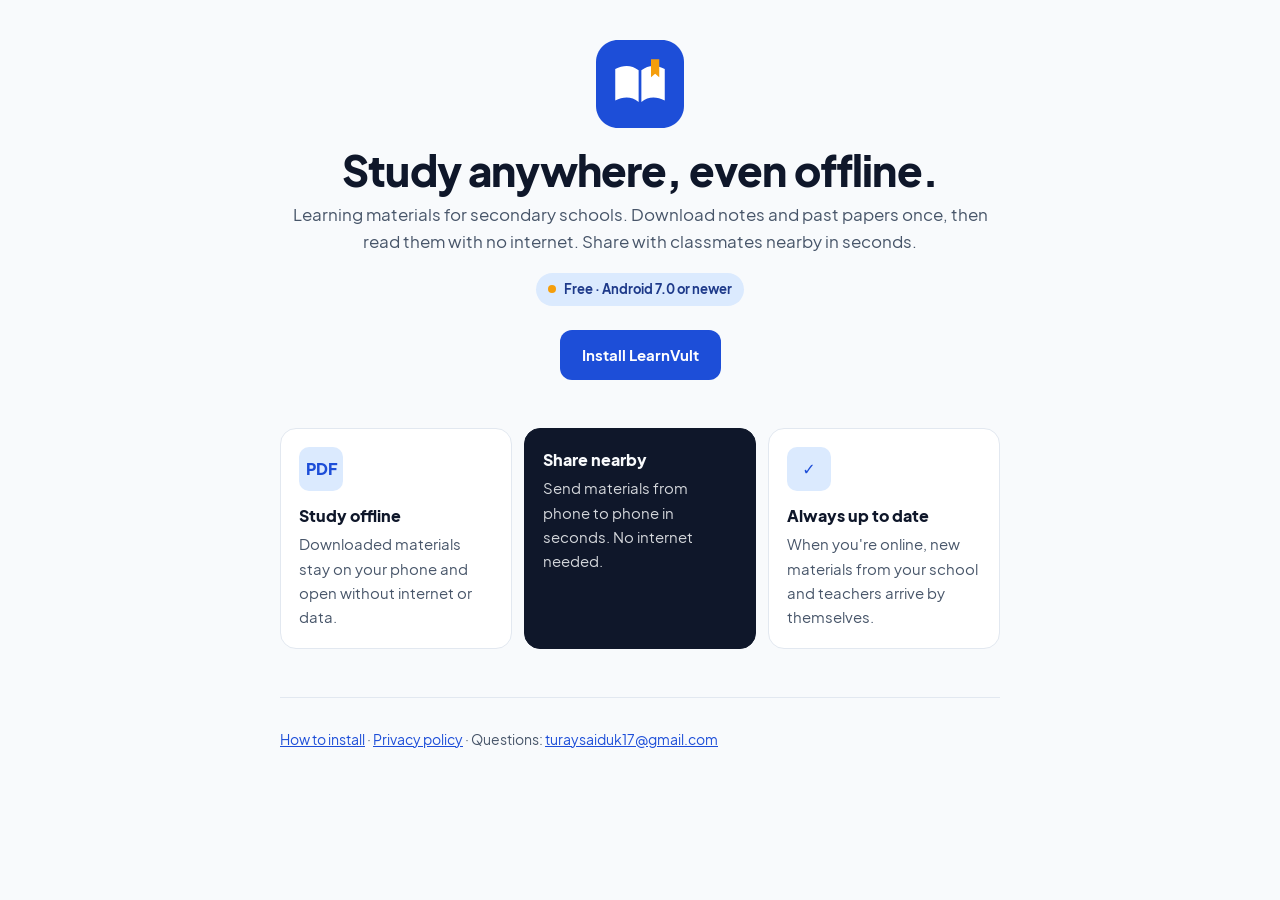
<file: index.html>
<!DOCTYPE html>
<html lang="en">
<head>
<meta charset="utf-8">
<meta name="viewport" content="width=device-width, initial-scale=1">
<title>LearnVult</title>
<meta name="description" content="LearnVult: learning materials for secondary schools. Study anywhere, even offline.">
<link rel="icon" type="image/png" href="assets/favicon.png">
<link rel="apple-touch-icon" href="assets/icon-192.png">
<link rel="stylesheet" href="assets/brand.css">
<meta name="theme-color" content="#1D4ED8">
</head>
<body>
<main>
  <section class="hero">
    <img class="mark" src="assets/logo.svg" alt="">
    <h1>Study anywhere, even offline.</h1>
    <p class="lead">Learning materials for secondary schools. Download notes and past papers once,
    then read them with no internet. Share with classmates nearby in seconds.</p>
    <p><span class="pill">Free · Android 7.0 or newer</span></p>
    <a class="button" href="install.html">Install LearnVult</a>
  </section>

  <section class="features" aria-label="What LearnVult does">
    <div class="card">
      <div class="icon" aria-hidden="true">PDF</div>
      <h3>Study offline</h3>
      <p>Downloaded materials stay on your phone and open without internet or data.</p>
    </div>
    <div class="card dark">
      <h3>Share nearby</h3>
      <p>Send materials from phone to phone in seconds. No internet needed.</p>
    </div>
    <div class="card">
      <div class="icon" aria-hidden="true">✓</div>
      <h3>Always up to date</h3>
      <p>When you're online, new materials from your school and teachers arrive by themselves.</p>
    </div>
  </section>

  <footer>
    <p><a href="install.html">How to install</a> · <a href="privacy.html">Privacy policy</a> ·
    Questions: <a href="mailto:turaysaiduk17@gmail.com">turaysaiduk17@gmail.com</a></p>
  </footer>
</main>
</body>
</html>
</file>
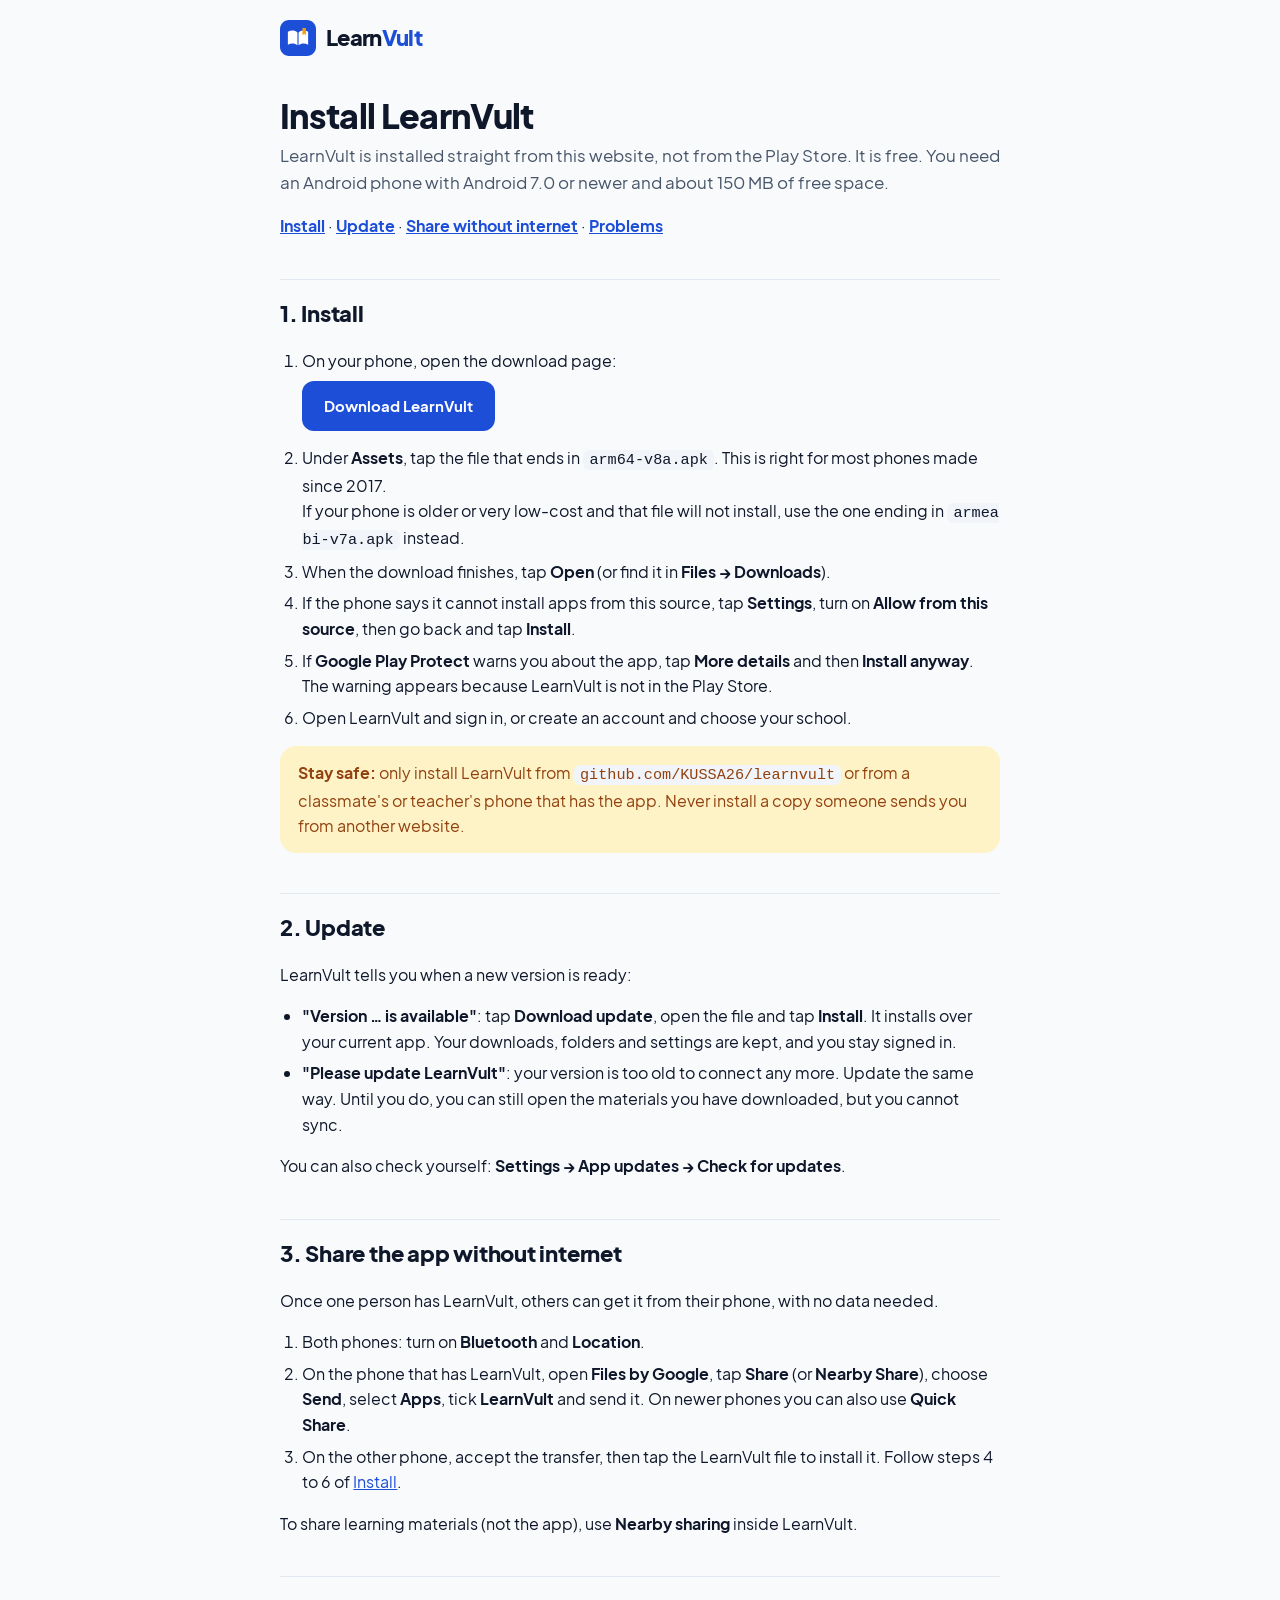
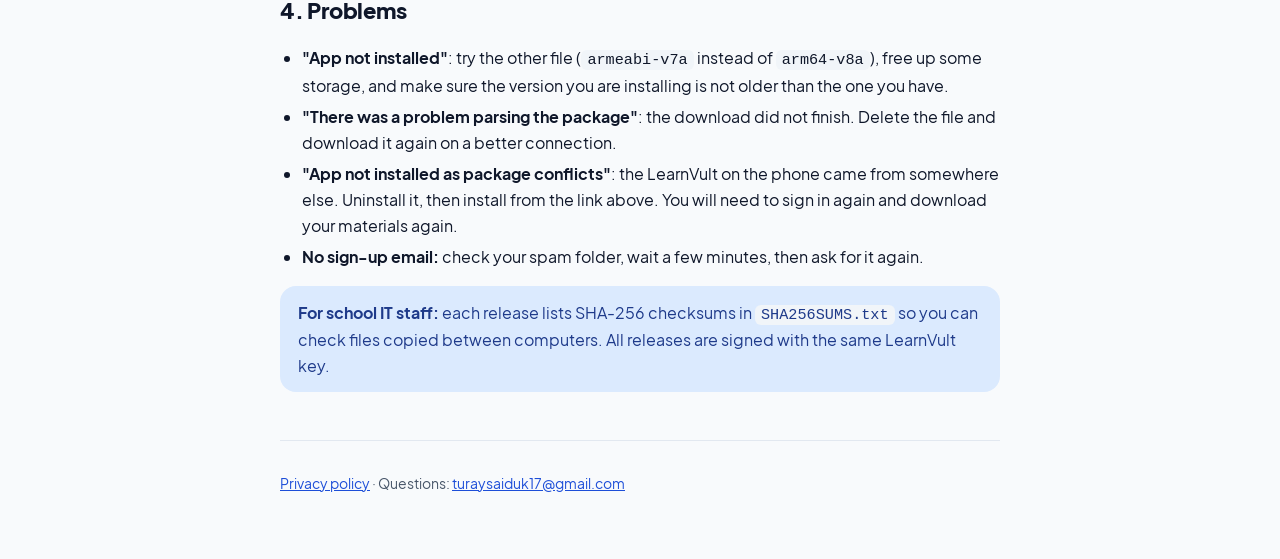
<file: install.html>
<!DOCTYPE html>
<html lang="en">
<head>
<meta charset="utf-8">
<meta name="viewport" content="width=device-width, initial-scale=1">
<title>Install LearnVult</title>
<meta name="description" content="How to install, update and share the LearnVult app on Android phones.">
<link rel="icon" type="image/png" href="assets/favicon.png">
<link rel="stylesheet" href="assets/brand.css">
<meta name="theme-color" content="#1D4ED8">
</head>
<body>
<header class="site-header">
  <a class="lockup" href="index.html" aria-label="LearnVult home"><img src="assets/logo.svg" alt=""><span>Learn<b>Vult</b></span></a>
</header>
<main>
  <h1>Install LearnVult</h1>
  <p class="lead">LearnVult is installed straight from this website, not from the Play Store.
  It is free. You need an Android phone with Android 7.0 or newer and about 150 MB of free space.</p>

  <nav>
    <a href="#install">Install</a> ·
    <a href="#update">Update</a> ·
    <a href="#share">Share without internet</a> ·
    <a href="#problems">Problems</a>
  </nav>

  <h2 id="install">1. Install</h2>
  <ol>
    <li>On your phone, open the download page:<br>
      <a class="button" href="https://github.com/KUSSA26/learnvult/releases/latest">Download LearnVult</a></li>
    <li>Under <b>Assets</b>, tap the file that ends in <code>arm64-v8a.apk</code>. This is right for
      most phones made since 2017.<br>
      If your phone is older or very low-cost and that file will not install, use the one ending in
      <code>armeabi-v7a.apk</code> instead.</li>
    <li>When the download finishes, tap <b>Open</b> (or find it in <b>Files → Downloads</b>).</li>
    <li>If the phone says it cannot install apps from this source, tap <b>Settings</b>, turn on
      <b>Allow from this source</b>, then go back and tap <b>Install</b>.</li>
    <li>If <b>Google Play Protect</b> warns you about the app, tap <b>More details</b> and then
      <b>Install anyway</b>. The warning appears because LearnVult is not in the Play Store.</li>
    <li>Open LearnVult and sign in, or create an account and choose your school.</li>
  </ol>
  <div class="box warn"><b>Stay safe:</b> only install LearnVult from
    <code>github.com/KUSSA26/learnvult</code> or from a classmate's or teacher's phone that has the
    app. Never install a copy someone sends you from another website.</div>

  <h2 id="update">2. Update</h2>
  <p>LearnVult tells you when a new version is ready:</p>
  <ul>
    <li><b>"Version … is available"</b>: tap <b>Download update</b>, open the file and tap
      <b>Install</b>. It installs over your current app. Your downloads, folders and settings are
      kept, and you stay signed in.</li>
    <li><b>"Please update LearnVult"</b>: your version is too old to connect any more. Update the same
      way. Until you do, you can still open the materials you have downloaded, but you cannot sync.</li>
  </ul>
  <p>You can also check yourself: <b>Settings → App updates → Check for updates</b>.</p>

  <h2 id="share">3. Share the app without internet</h2>
  <p>Once one person has LearnVult, others can get it from their phone, with no data needed.</p>
  <ol>
    <li>Both phones: turn on <b>Bluetooth</b> and <b>Location</b>.</li>
    <li>On the phone that has LearnVult, open <b>Files by Google</b>, tap <b>Share</b> (or
      <b>Nearby Share</b>), choose <b>Send</b>, select <b>Apps</b>, tick <b>LearnVult</b> and send it.
      On newer phones you can also use <b>Quick Share</b>.</li>
    <li>On the other phone, accept the transfer, then tap the LearnVult file to install it. Follow
      steps 4 to 6 of <a href="#install">Install</a>.</li>
  </ol>
  <p>To share learning materials (not the app), use <b>Nearby sharing</b> inside LearnVult.</p>

  <h2 id="problems">4. Problems</h2>
  <ul>
    <li><b>"App not installed"</b>: try the other file (<code>armeabi-v7a</code> instead of
      <code>arm64-v8a</code>), free up some storage, and make sure the version you are installing is
      not older than the one you have.</li>
    <li><b>"There was a problem parsing the package"</b>: the download did not finish. Delete the file
      and download it again on a better connection.</li>
    <li><b>"App not installed as package conflicts"</b>: the LearnVult on the phone came from
      somewhere else. Uninstall it, then install from the link above. You will need to sign in again
      and download your materials again.</li>
    <li><b>No sign-up email:</b> check your spam folder, wait a few minutes, then ask for it again.</li>
  </ul>
  <div class="box"><b>For school IT staff:</b> each release lists SHA-256 checksums in
    <code>SHA256SUMS.txt</code> so you can check files copied between computers. All releases are signed
    with the same LearnVult key.</div>

  <footer>
    <p><a href="privacy.html">Privacy policy</a> · Questions: <a href="mailto:turaysaiduk17@gmail.com">turaysaiduk17@gmail.com</a></p>
  </footer>
</main>
</body>
</html>
</file>
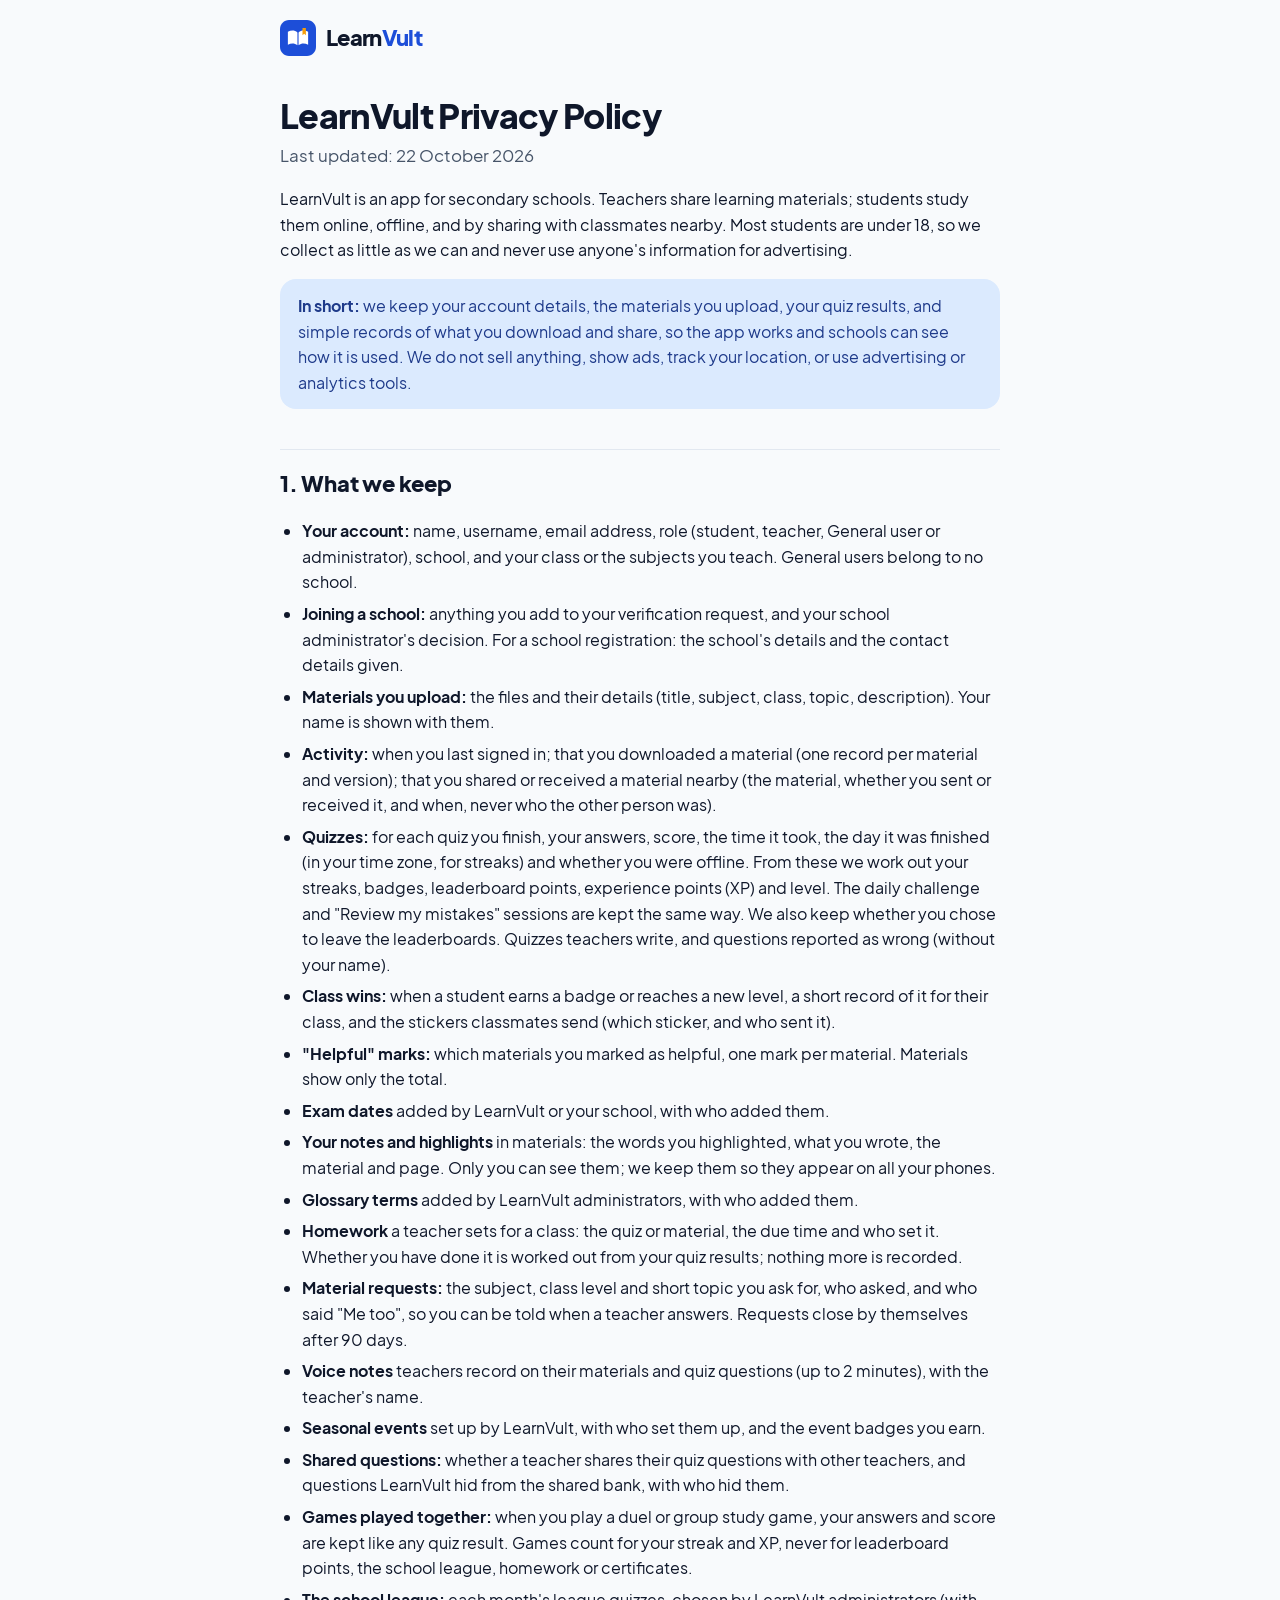
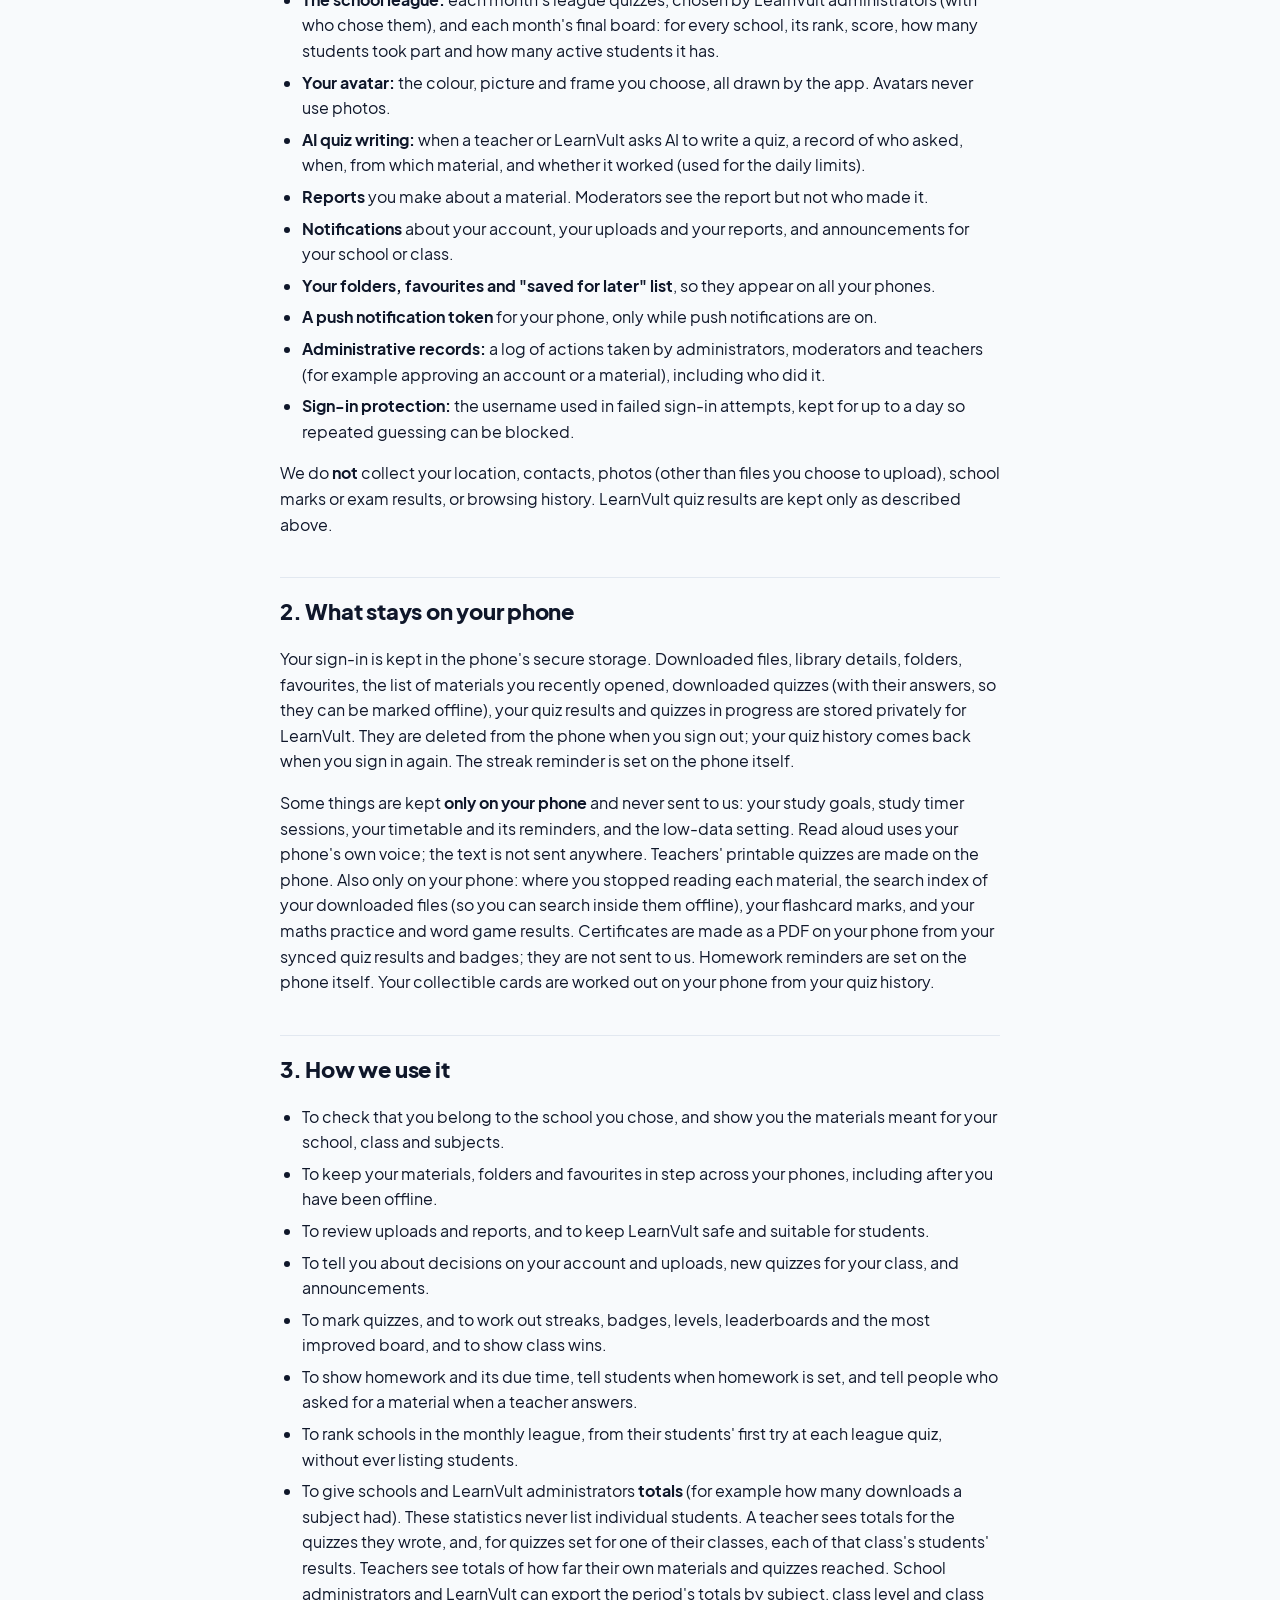
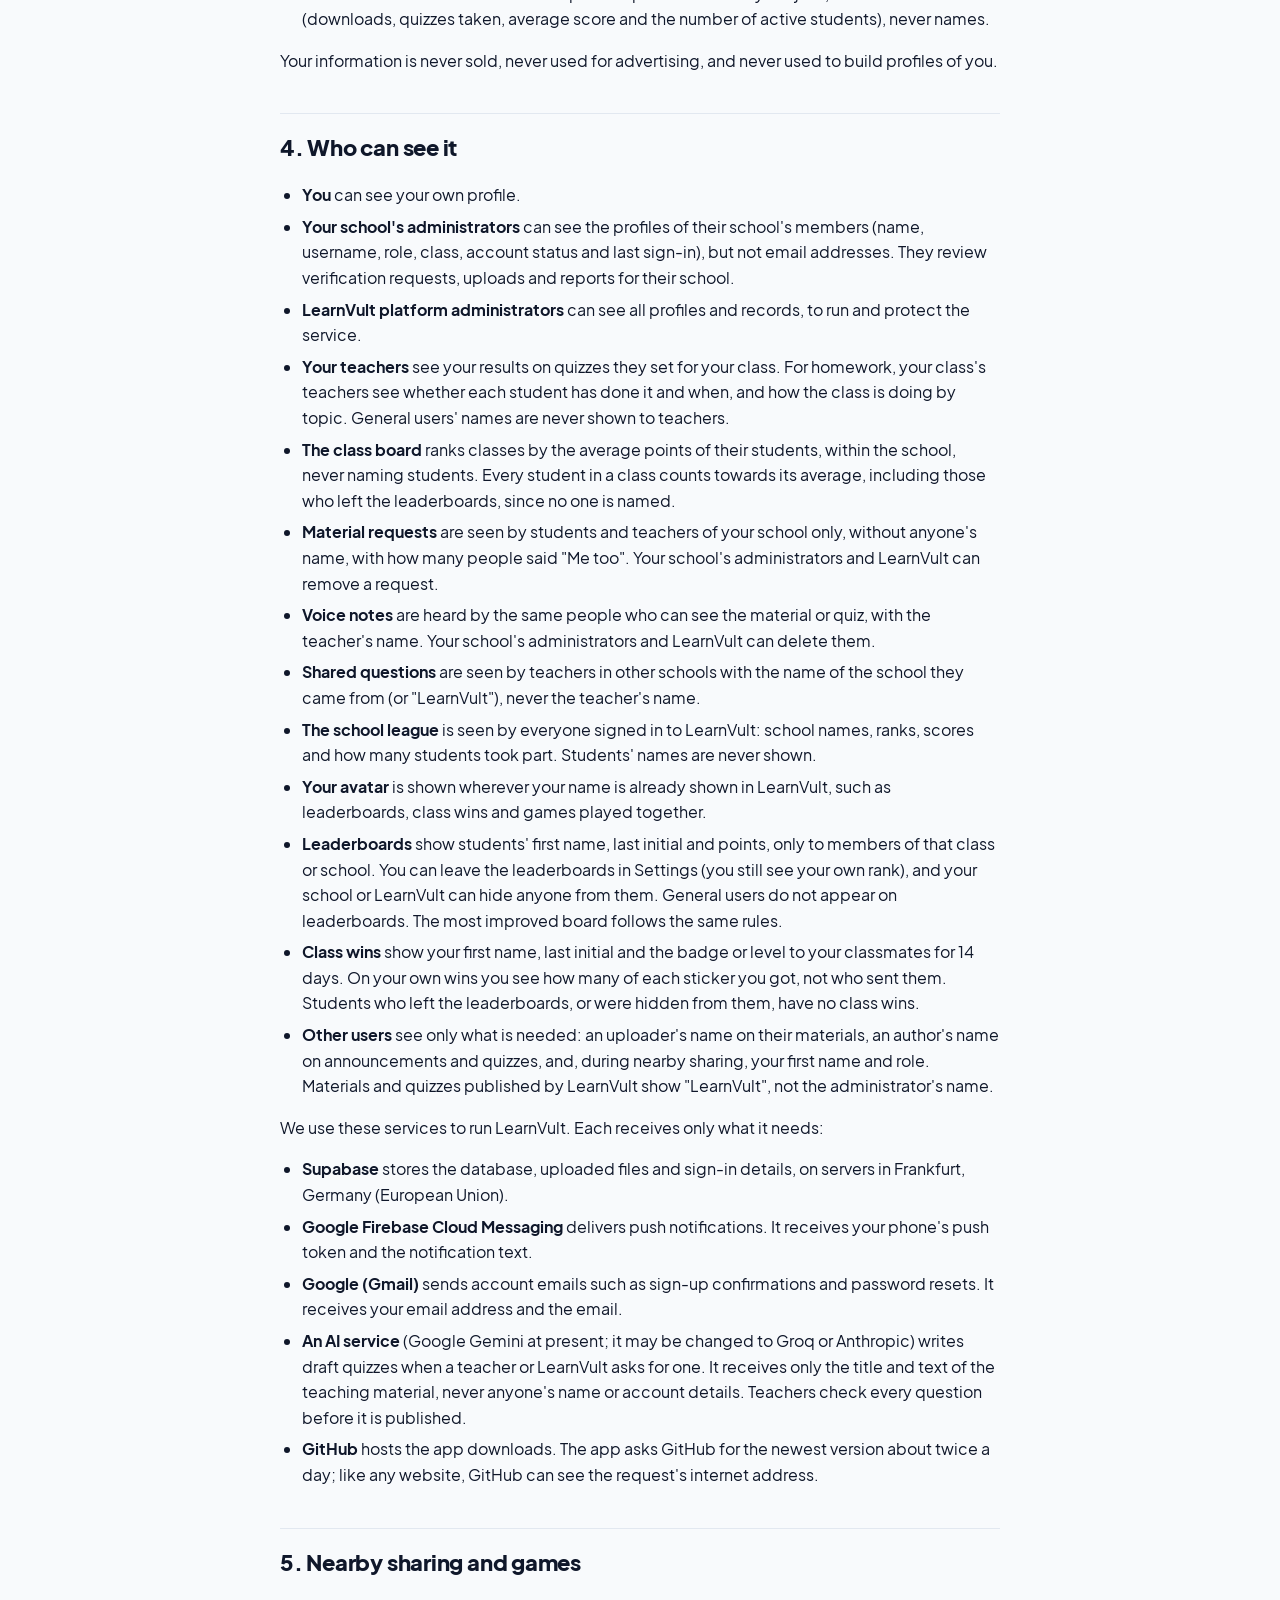
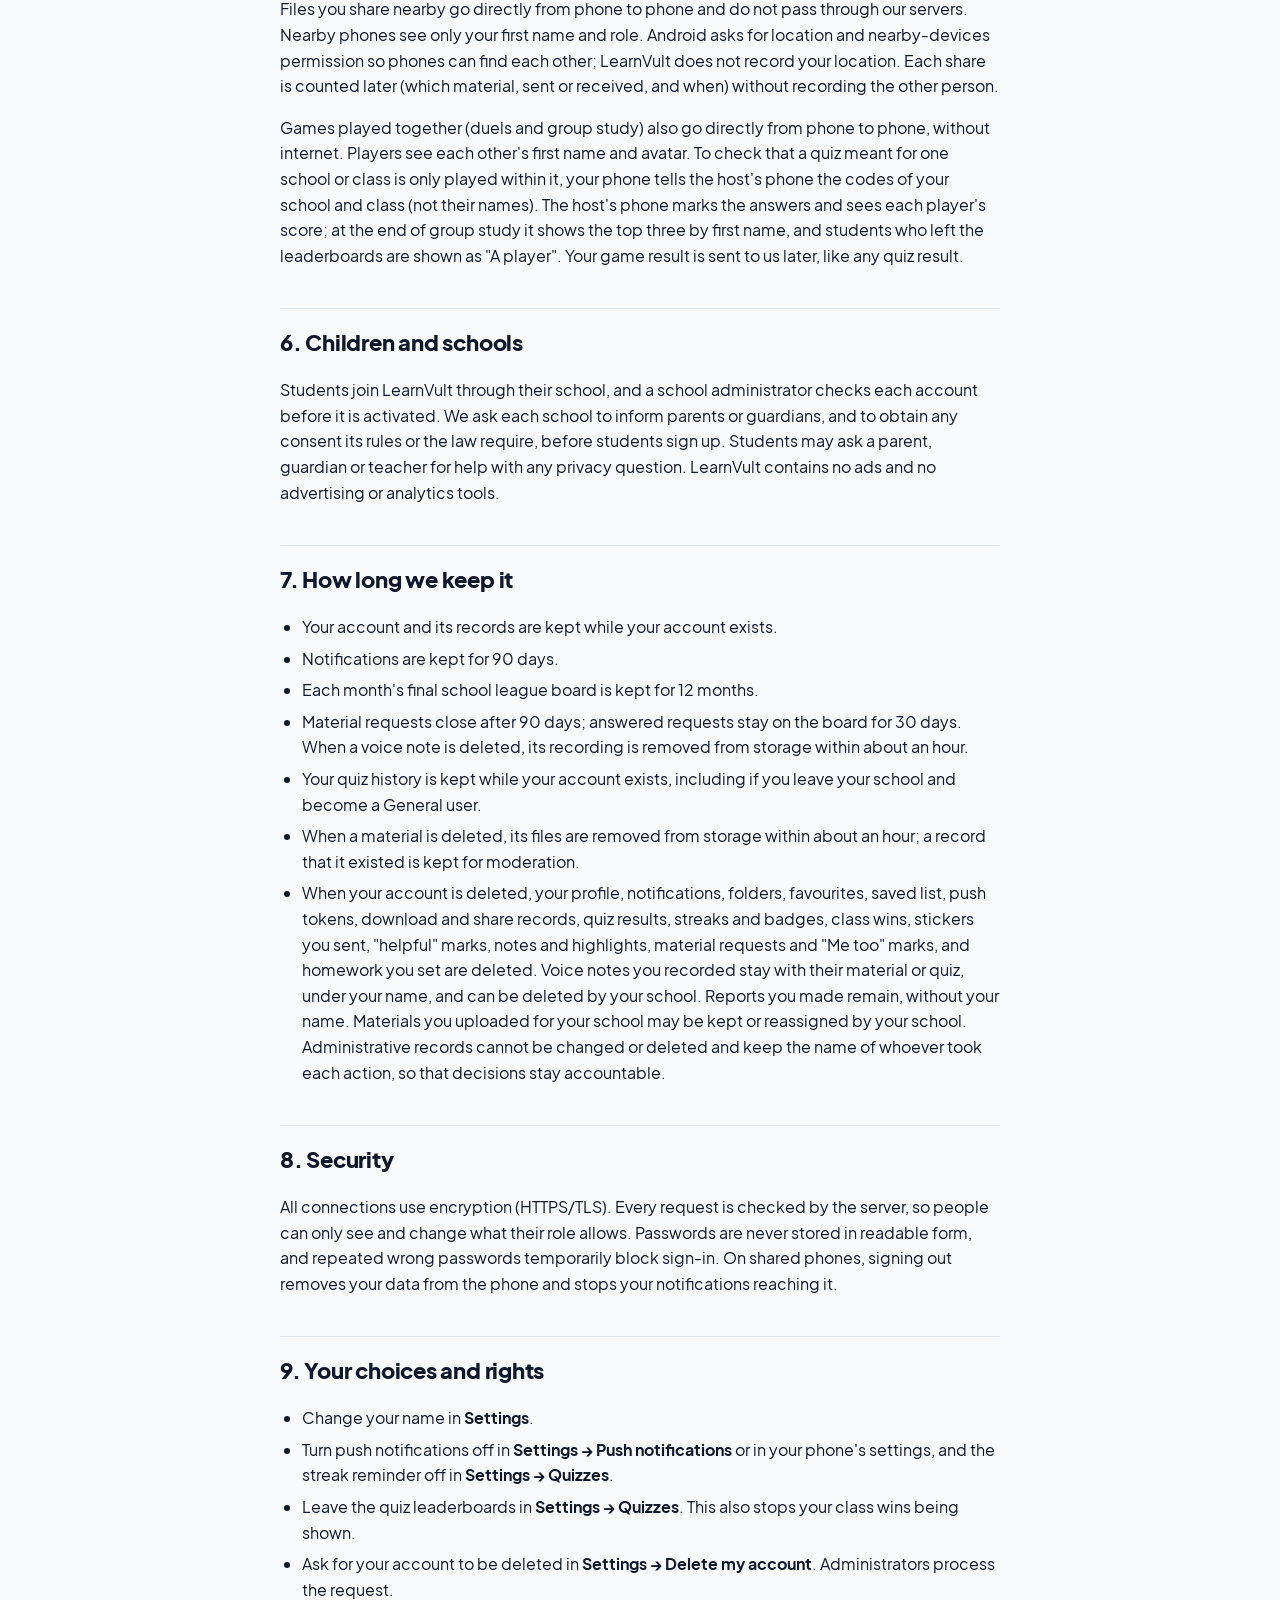
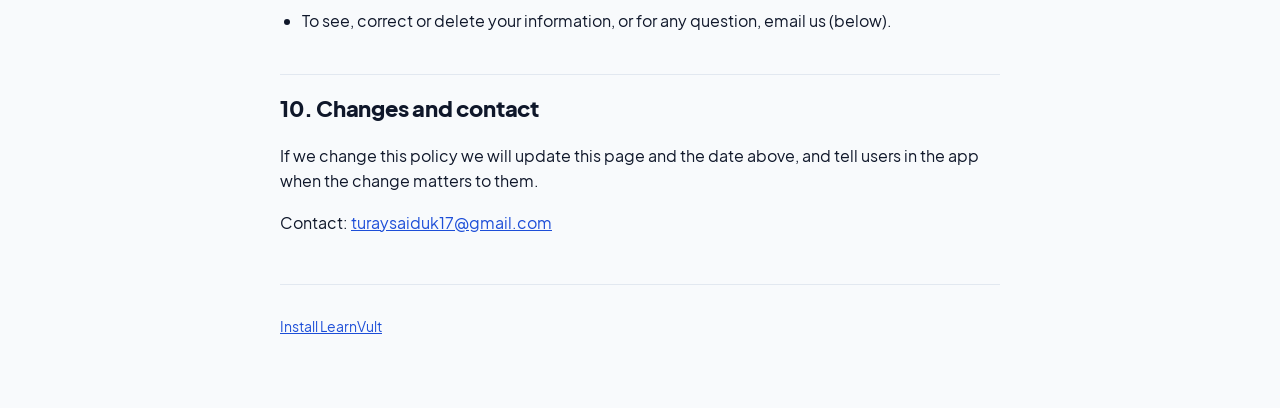
<file: privacy.html>
<!DOCTYPE html>
<html lang="en">
<head>
<meta charset="utf-8">
<meta name="viewport" content="width=device-width, initial-scale=1">
<title>LearnVult Privacy Policy</title>
<meta name="description" content="What information LearnVult keeps, why, who can see it, and your choices.">
<link rel="icon" type="image/png" href="assets/favicon.png">
<link rel="stylesheet" href="assets/brand.css">
<meta name="theme-color" content="#1D4ED8">
</head>
<body>
<header class="site-header">
  <a class="lockup" href="index.html" aria-label="LearnVult home"><img src="assets/logo.svg" alt=""><span>Learn<b>Vult</b></span></a>
</header>
<main>
  <h1>LearnVult Privacy Policy</h1>
  <p class="lead">Last updated: 22 October 2026</p>

  <p>LearnVult is an app for secondary schools. Teachers share learning materials; students study
  them online, offline, and by sharing with classmates nearby. Most students are under 18, so we
  collect as little as we can and never use anyone's information for advertising.</p>

  <div class="box"><b>In short:</b> we keep your account details, the materials you upload, your
  quiz results, and simple records of what you download and share, so the app works and schools can
  see how it is used. We do not sell anything, show ads, track your location, or use advertising or
  analytics tools.</div>

  <h2>1. What we keep</h2>
  <ul>
    <li><b>Your account:</b> name, username, email address, role (student, teacher, General user
      or administrator), school, and your class or the subjects you teach. General users belong to no
      school.</li>
    <li><b>Joining a school:</b> anything you add to your verification request, and your school
      administrator's decision. For a school registration: the school's details and the contact
      details given.</li>
    <li><b>Materials you upload:</b> the files and their details (title, subject, class, topic,
      description). Your name is shown with them.</li>
    <li><b>Activity:</b> when you last signed in; that you downloaded a material (one record per
      material and version); that you shared or received a material nearby (the material, whether
      you sent or received it, and when, never who the other person was).</li>
    <li><b>Quizzes:</b> for each quiz you finish, your answers, score, the time it took, the day it
      was finished (in your time zone, for streaks) and whether you were offline. From these we work
      out your streaks, badges, leaderboard points, experience points (XP) and level. The daily
      challenge and "Review my mistakes" sessions are kept the same way. We also keep whether you
      chose to leave the leaderboards.
      Quizzes teachers write, and questions reported as wrong (without your name).</li>
    <li><b>Class wins:</b> when a student earns a badge or reaches a new level, a short record of it
      for their class, and the stickers classmates send (which sticker, and who sent it).</li>
    <li><b>"Helpful" marks:</b> which materials you marked as helpful, one mark per material.
      Materials show only the total.</li>
    <li><b>Exam dates</b> added by LearnVult or your school, with who added them.</li>
    <li><b>Your notes and highlights</b> in materials: the words you highlighted, what you wrote,
      the material and page. Only you can see them; we keep them so they appear on all your
      phones.</li>
    <li><b>Glossary terms</b> added by LearnVult administrators, with who added them.</li>
    <li><b>Homework</b> a teacher sets for a class: the quiz or material, the due time and who set
      it. Whether you have done it is worked out from your quiz results; nothing more is
      recorded.</li>
    <li><b>Material requests:</b> the subject, class level and short topic you ask for, who asked,
      and who said "Me too", so you can be told when a teacher answers. Requests close by themselves
      after 90 days.</li>
    <li><b>Voice notes</b> teachers record on their materials and quiz questions (up to 2 minutes),
      with the teacher's name.</li>
    <li><b>Seasonal events</b> set up by LearnVult, with who set them up, and the event badges you
      earn.</li>
    <li><b>Shared questions:</b> whether a teacher shares their quiz questions with other teachers,
      and questions LearnVult hid from the shared bank, with who hid them.</li>
    <li><b>Games played together:</b> when you play a duel or group study game, your answers and
      score are kept like any quiz result. Games count for your streak and XP, never for leaderboard
      points, the school league, homework or certificates.</li>
    <li><b>The school league:</b> each month's league quizzes, chosen by LearnVult administrators
      (with who chose them), and each month's final board: for every school, its rank, score, how
      many students took part and how many active students it has.</li>
    <li><b>Your avatar:</b> the colour, picture and frame you choose, all drawn by the app. Avatars
      never use photos.</li>
    <li><b>AI quiz writing:</b> when a teacher or LearnVult asks AI to write a quiz, a record of who
      asked, when, from which material, and whether it worked (used for the daily limits).</li>
    <li><b>Reports</b> you make about a material. Moderators see the report but not who made it.</li>
    <li><b>Notifications</b> about your account, your uploads and your reports, and announcements
      for your school or class.</li>
    <li><b>Your folders, favourites and "saved for later" list</b>, so they appear on all your
      phones.</li>
    <li><b>A push notification token</b> for your phone, only while push notifications are on.</li>
    <li><b>Administrative records:</b> a log of actions taken by administrators, moderators and
      teachers (for example approving an account or a material), including who did it.</li>
    <li><b>Sign-in protection:</b> the username used in failed sign-in attempts, kept for up to a
      day so repeated guessing can be blocked.</li>
  </ul>
  <p>We do <b>not</b> collect your location, contacts, photos (other than files you choose to
  upload), school marks or exam results, or browsing history. LearnVult quiz results are kept only
  as described above.</p>

  <h2>2. What stays on your phone</h2>
  <p>Your sign-in is kept in the phone's secure storage. Downloaded files, library details,
  folders, favourites, the list of materials you recently opened, downloaded quizzes (with their
  answers, so they can be marked offline), your quiz results and quizzes in progress are stored
  privately for LearnVult. They are deleted from the phone when you sign out; your quiz history comes
  back when you sign in again. The streak reminder is set on the phone itself.</p>
  <p>Some things are kept <b>only on your phone</b> and never sent to us: your study goals, study
  timer sessions, your timetable and its reminders, and the low-data setting. Read aloud uses your
  phone's own voice; the text is not sent anywhere. Teachers' printable quizzes are made on the
  phone. Also only on your phone: where you stopped reading each material, the search index of
  your downloaded files (so you can search inside them offline), your flashcard marks, and your
  maths practice and word game results. Certificates are made as a PDF on your phone from your
  synced quiz results and badges; they are not sent to us. Homework reminders are set on the
  phone itself. Your collectible cards are worked out on your phone from your quiz history.</p>

  <h2>3. How we use it</h2>
  <ul>
    <li>To check that you belong to the school you chose, and show you the materials meant for your
      school, class and subjects.</li>
    <li>To keep your materials, folders and favourites in step across your phones, including after
      you have been offline.</li>
    <li>To review uploads and reports, and to keep LearnVult safe and suitable for students.</li>
    <li>To tell you about decisions on your account and uploads, new quizzes for your class, and
      announcements.</li>
    <li>To mark quizzes, and to work out streaks, badges, levels, leaderboards and the most
      improved board, and to show class wins.</li>
    <li>To show homework and its due time, tell students when homework is set, and tell people who
      asked for a material when a teacher answers.</li>
    <li>To rank schools in the monthly league, from their students' first try at each league quiz,
      without ever listing students.</li>
    <li>To give schools and LearnVult administrators <b>totals</b> (for example how many downloads
      a subject had). These statistics never list individual students. A teacher sees totals for the
      quizzes they wrote, and, for quizzes set for one of their classes, each of that class's
      students' results. Teachers see totals of how far their own materials and quizzes reached.
    School administrators and LearnVult can export the period's totals by subject, class level and
    class (downloads, quizzes taken, average score and the number of active students), never
    names.</li>
  </ul>
  <p>Your information is never sold, never used for advertising, and never used to build profiles
  of you.</p>

  <h2>4. Who can see it</h2>
  <ul>
    <li><b>You</b> can see your own profile.</li>
    <li><b>Your school's administrators</b> can see the profiles of their school's members (name,
      username, role, class, account status and last sign-in), but not email addresses. They
      review verification requests, uploads and reports for their school.</li>
    <li><b>LearnVult platform administrators</b> can see all profiles and records, to run and
      protect the service.</li>
    <li><b>Your teachers</b> see your results on quizzes they set for your class. For homework,
      your class's teachers see whether each student has done it and when, and how the class is
      doing by topic. General users' names are never shown to teachers.</li>
    <li><b>The class board</b> ranks classes by the average points of their students, within the
      school, never naming students. Every student in a class counts towards its average, including
      those who left the leaderboards, since no one is named.</li>
    <li><b>Material requests</b> are seen by students and teachers of your school only, without
      anyone's name, with how many people said "Me too". Your school's administrators and LearnVult
      can remove a request.</li>
    <li><b>Voice notes</b> are heard by the same people who can see the material or quiz, with the
      teacher's name. Your school's administrators and LearnVult can delete them.</li>
    <li><b>Shared questions</b> are seen by teachers in other schools with the name of the school
      they came from (or "LearnVult"), never the teacher's name.</li>
    <li><b>The school league</b> is seen by everyone signed in to LearnVult: school names, ranks,
      scores and how many students took part. Students' names are never shown.</li>
    <li><b>Your avatar</b> is shown wherever your name is already shown in LearnVult, such as
      leaderboards, class wins and games played together.</li>
    <li><b>Leaderboards</b> show students' first name, last initial and points, only to members of
      that class or school. You can leave the leaderboards in Settings (you still see your own rank),
      and your school or LearnVult can hide anyone from them. General users do not appear on
      leaderboards. The most improved board follows the same rules.</li>
    <li><b>Class wins</b> show your first name, last initial and the badge or level to your
      classmates for 14 days. On your own wins you see how many of each sticker you got, not who
      sent them. Students who left the leaderboards, or were hidden from them, have no class
      wins.</li>
    <li><b>Other users</b> see only what is needed: an uploader's name on their materials, an
      author's name on announcements and quizzes, and, during nearby sharing, your first name and
      role. Materials and quizzes published by LearnVult show "LearnVult", not the administrator's
      name.</li>
  </ul>
  <p>We use these services to run LearnVult. Each receives only what it needs:</p>
  <ul>
    <li><b>Supabase</b> stores the database, uploaded files and sign-in details, on servers in
      Frankfurt, Germany (European Union).</li>
    <li><b>Google Firebase Cloud Messaging</b> delivers push notifications. It receives your phone's
      push token and the notification text.</li>
    <li><b>Google (Gmail)</b> sends account emails such as sign-up confirmations and password resets.
      It receives your email address and the email.</li>
    <li><b>An AI service</b> (Google Gemini at present; it may be changed to Groq or Anthropic)
      writes draft quizzes when a teacher or LearnVult asks for one. It receives only the title and
      text of the teaching material, never anyone's name or account details. Teachers check every
      question before it is published.</li>
    <li><b>GitHub</b> hosts the app downloads. The app asks GitHub for the newest version about twice
      a day; like any website, GitHub can see the request's internet address.</li>
  </ul>

  <h2>5. Nearby sharing and games</h2>
  <p>Files you share nearby go directly from phone to phone and do not pass through our servers.
  Nearby phones see only your first name and role. Android asks for location and nearby-devices
  permission so phones can find each other; LearnVult does not record your location. Each share is
  counted later (which material, sent or received, and when) without recording the other
  person.</p>
  <p>Games played together (duels and group study) also go directly from phone to phone, without
  internet. Players see each other's first name and avatar. To check that a quiz meant for one
  school or class is only played within it, your phone tells the host's phone the codes of your
  school and class (not their names). The host's phone marks the answers and sees each player's
  score; at the end of group study it shows the top three by first name, and students who left
  the leaderboards are shown as "A player". Your game result is sent to us later, like any quiz
  result.</p>

  <h2>6. Children and schools</h2>
  <p>Students join LearnVult through their school, and a school administrator checks each account
  before it is activated. We ask each school to inform parents or guardians, and to obtain any
  consent its rules or the law require, before students sign up. Students may ask a parent,
  guardian or teacher for help with any privacy question. LearnVult contains no ads and no
  advertising or analytics tools.</p>

  <h2>7. How long we keep it</h2>
  <ul>
    <li>Your account and its records are kept while your account exists.</li>
    <li>Notifications are kept for 90 days.</li>
    <li>Each month's final school league board is kept for 12 months.</li>
    <li>Material requests close after 90 days; answered requests stay on the board for 30 days.
      When a voice note is deleted, its recording is removed from storage within about an
      hour.</li>
    <li>Your quiz history is kept while your account exists, including if you leave your school and
      become a General user.</li>
    <li>When a material is deleted, its files are removed from storage within about an hour; a record
      that it existed is kept for moderation.</li>
    <li>When your account is deleted, your profile, notifications, folders, favourites, saved
      list, push tokens, download and share records, quiz results, streaks and badges, class wins,
      stickers you sent, "helpful" marks, notes and highlights, material requests and "Me too"
      marks, and homework you set are deleted. Voice notes you recorded stay with their material or
      quiz, under your name, and can be deleted by your school. Reports you made remain, without
      your name. Materials you uploaded for your school may be kept or reassigned by your school.
      Administrative records cannot be changed or deleted and keep the name of whoever took each
      action, so that decisions stay accountable.</li>
  </ul>

  <h2>8. Security</h2>
  <p>All connections use encryption (HTTPS/TLS). Every request is checked by the server, so people
  can only see and change what their role allows. Passwords are never stored in readable form, and
  repeated wrong passwords temporarily block sign-in. On shared phones, signing out removes your
  data from the phone and stops your notifications reaching it.</p>

  <h2>9. Your choices and rights</h2>
  <ul>
    <li>Change your name in <b>Settings</b>.</li>
    <li>Turn push notifications off in <b>Settings → Push notifications</b> or in your phone's
      settings, and the streak reminder off in <b>Settings → Quizzes</b>.</li>
    <li>Leave the quiz leaderboards in <b>Settings → Quizzes</b>. This also stops your class
      wins being shown.</li>
    <li>Ask for your account to be deleted in <b>Settings → Delete my account</b>. Administrators
      process the request.</li>
    <li>To see, correct or delete your information, or for any question, email us (below).</li>
  </ul>

  <h2>10. Changes and contact</h2>
  <p>If we change this policy we will update this page and the date above, and tell users in the app
  when the change matters to them.</p>
  <p>Contact: <a href="mailto:turaysaiduk17@gmail.com">turaysaiduk17@gmail.com</a></p>

  <footer>
    <p><a href="install.html">Install LearnVult</a></p>
  </footer>
</main>
</body>
</html>
</file>
<file: assets/brand.css>
/* LearnVult public pages: Vault Blue brand (matches the app's theme). */
@font-face {
  font-family: "Plus Jakarta Sans";
  src: url("fonts/PlusJakartaSans-Regular.ttf") format("truetype");
  font-weight: 400;
  font-display: swap;
}
@font-face {
  font-family: "Plus Jakarta Sans";
  src: url("fonts/PlusJakartaSans-Bold.ttf") format("truetype");
  font-weight: 700;
  font-display: swap;
}
@font-face {
  font-family: "Plus Jakarta Sans";
  src: url("fonts/PlusJakartaSans-ExtraBold.ttf") format("truetype");
  font-weight: 800;
  font-display: swap;
}

:root {
  --vault-blue: #1d4ed8;
  --on-blue: #ffffff;
  --ink: #0f172a;
  --bookmark: #f59e0b;
  --sky: #dbeafe;
  --navy: #1e3a8a;
  --paper: #f8fafc;
  --surface: #ffffff;
  --muted: #475569;
  --border: #e2e8f0;
  --amber-tint: #fef3c7;
  --amber-text: #92400e;
  --code: #f1f5f9;
}
@media (prefers-color-scheme: dark) {
  :root {
    --vault-blue: #819eee;
    --on-blue: #0f172a;
    --ink: #e2e8f0;
    --sky: #1e2b4a;
    --navy: #bfd3ff;
    --paper: #0b1120;
    --surface: #131c31;
    --muted: #a3b1c6;
    --border: #26324a;
    --amber-tint: #3a2a0a;
    --amber-text: #fcd34d;
    --code: #1e2b4a;
  }
}

* { box-sizing: border-box; }
body {
  margin: 0;
  font-family: "Plus Jakarta Sans", system-ui, -apple-system, "Segoe UI", Roboto, Arial, sans-serif;
  color: var(--ink);
  background: var(--paper);
  line-height: 1.6;
  font-size: 16px;
}
main { max-width: 760px; margin: 0 auto; padding: 8px 20px 56px; }

.site-header {
  max-width: 760px; margin: 0 auto; padding: 20px;
  display: flex; align-items: center; justify-content: space-between; gap: 12px;
}
.lockup { display: inline-flex; align-items: center; gap: 10px; text-decoration: none; color: var(--ink); }
.lockup img { width: 36px; height: 36px; }
.lockup span { font-weight: 800; font-size: 22px; letter-spacing: -0.03em; }
.lockup span b { color: var(--vault-blue); font-weight: 800; }

h1 { font-weight: 800; font-size: 2.1rem; line-height: 1.15; letter-spacing: -0.02em; margin: 12px 0 8px; }
h2 {
  font-weight: 800; font-size: 1.4rem; letter-spacing: -0.01em;
  margin: 40px 0 8px; padding-top: 16px; border-top: 1px solid var(--border);
}
h3 { font-weight: 800; font-size: 1rem; margin: 0 0 4px; }
p.lead { color: var(--muted); font-size: 1.05rem; margin-top: 0; }
ol, ul { padding-left: 1.4rem; }
li { margin: 6px 0; }
a { color: var(--vault-blue); }
nav a { font-weight: 700; }

.button {
  display: inline-block; background: var(--vault-blue); color: var(--on-blue); text-decoration: none;
  padding: 13px 22px; border-radius: 12px; font-weight: 700; font-size: 15px; margin: 8px 0;
  min-height: 44px;
}
.button.secondary { background: transparent; color: var(--vault-blue); border: 1px solid var(--vault-blue); }
.box { background: var(--sky); color: var(--navy); border-radius: 16px; padding: 14px 18px; margin: 16px 0; }
.box.warn { background: var(--amber-tint); color: var(--amber-text); }
.box a { color: inherit; }
code { background: var(--code); padding: 1px 6px; border-radius: 6px; font-size: 0.95em; word-break: break-all; }
footer { color: var(--muted); font-size: 0.9rem; margin-top: 48px; border-top: 1px solid var(--border); padding-top: 16px; }

/* Home page */
.hero { text-align: center; padding: 32px 0 8px; }
.hero h1 { font-size: 2.6rem; }
.hero .mark { width: 88px; height: 88px; }
.pill {
  display: inline-flex; align-items: center; gap: 8px; background: var(--sky); color: var(--navy);
  border-radius: 999px; padding: 6px 12px; font-weight: 700; font-size: 13px;
}
.pill::before { content: ""; width: 8px; height: 8px; border-radius: 50%; background: var(--bookmark); }
.features { display: grid; gap: 12px; grid-template-columns: repeat(auto-fit, minmax(200px, 1fr)); margin: 32px 0; }
.card { background: var(--surface); border: 1px solid var(--border); border-radius: 16px; padding: 18px; }
.card p { color: var(--muted); margin: 0; font-size: 0.95rem; }
.card .icon {
  width: 44px; height: 44px; border-radius: 10px; background: var(--sky); color: var(--vault-blue);
  display: flex; align-items: center; justify-content: center; margin-bottom: 12px; font-weight: 800;
}
.card.dark { background: var(--ink); border-color: var(--ink); }
.card.dark h3 { color: var(--paper); }
.card.dark p { color: var(--paper); opacity: 0.85; }
@media (prefers-color-scheme: dark) {
  .card.dark { background: var(--sky); border-color: var(--sky); }
  .card.dark h3, .card.dark p { color: #ffffff; }
}
@media (prefers-reduced-motion: no-preference) {
  .button { transition: filter 150ms ease; }
  .button:hover { filter: brightness(1.08); }
}
</file>
